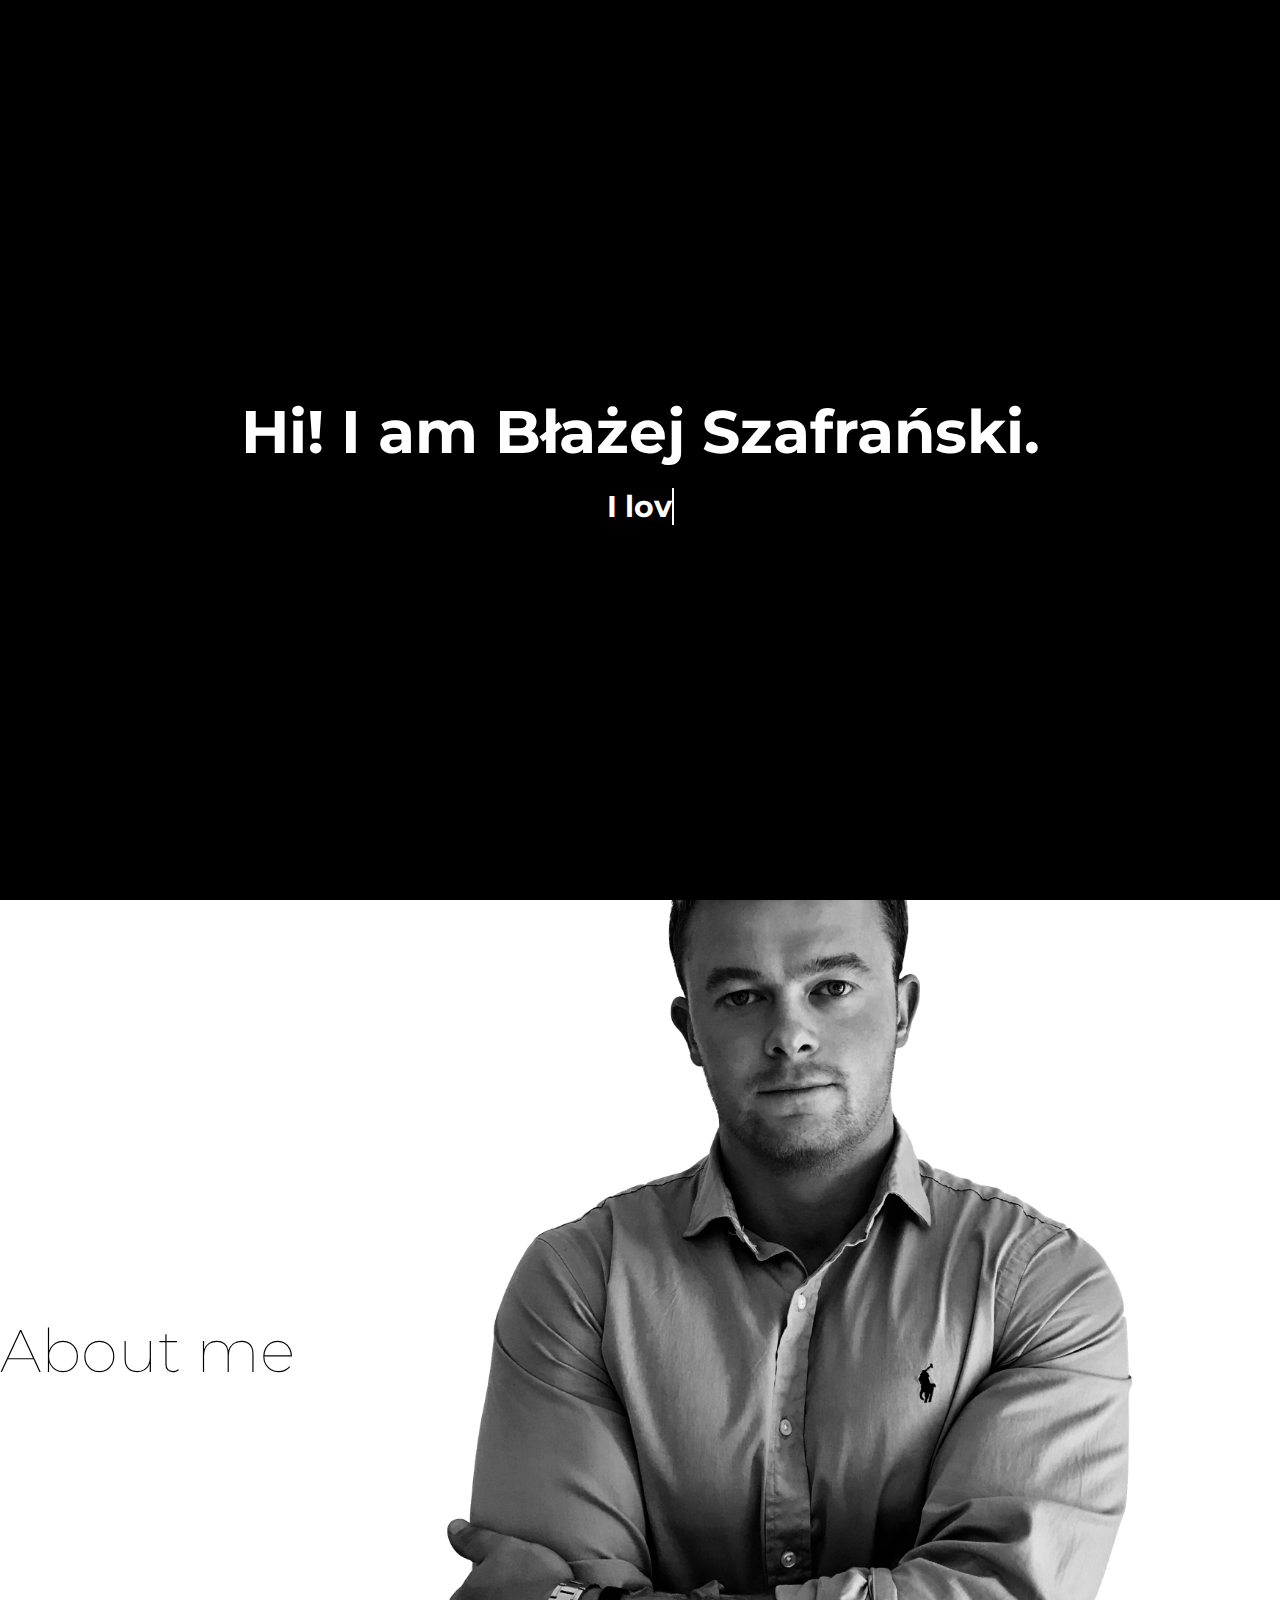
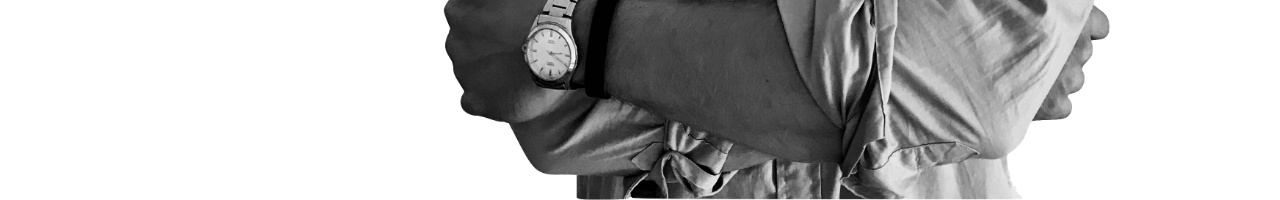
<file: src/index.html>
<!DOCTYPE html>
<html lang="en">
<head>
    <meta charset="UTF-8">
    <meta name="viewport" content="width=device-width, initial-scale=1.0">
    <meta http-equiv="X-UA-Compatible" content="ie=edge">
    <link rel="stylesheet" type="text/css" href="../css/portfolio.css"/>
    <title>szafranski</title>
</head>
<body>
    <section class="wrapper background-black">

        <div class="my-info">
            <h1>Hi! I am Błażej Szafrański.</h1>
            <h2>
                <a href="" class="typewrite" data-period="2000" data-type='["I love to Develop.", "I love Design.", "I love to Analyse." ]'>
                  <span class="wrap"></span>
                </a>
              </h2>
        </div>

 
       

    </section>
    <section class="wrapper background-white">
        <div>
            <h1>About me</h1>
        </div>
        
        <div class="my-image"></div>
       

    </section>
    <script src="../js/typeMe.js"></script>
</body>
</html>
</file>
<file: css/portfolio.css>
@import url('https://fonts.googleapis.com/css2?family=Montserrat:wght@100;200;300&display=swap');

body {
    margin: 0;
    padding: 0;
    background: #000;
}

a {
    text-decoration: none;
    color: white;
}


.background-black {
    min-height: 100vh;
    background: #000;

}

.background-black.navigation {
    display: flex;
    flex-direction: column;
    
}

.background-black.navigation .nav {
    font-size: 20px;
    color:#fff; 
    text-decoration: none;
    font-family: 'Montserrat', sans-serif;
    display: flex;
    justify-content: space-between;
    position: absolute;
    bottom: 0px;
    width: 100vw;
    /* padding: 0 20px 0 20px; */
}

.background-black.navigation .nav h2{
   
    margin: 20px 40px 20px 40px;
    cursor: pointer;
}

.wrapper {
    display: flex;
    justify-content: center;
    align-items: center;
}

.my-info {
    text-align: center;
}

.background-black .my-info h2 a {
    font-size: 30px;
    color:#fff; 
    text-decoration: none;
    font-family: 'Montserrat', sans-serif;
    margin-top: 3px;
}

.my-info h1 {
    font-size: 60px;
    color:#fff; 
    text-decoration: none;
    font-family: 'Montserrat', sans-serif;
    margin-bottom: 10px;
}

.my-image {
    height: 100vh;
    background: url('../images/szafranski.PNG');
    width: 50%;
    background-position: center;
    background-size: 70%;
    background-repeat: no-repeat;
    background-position-y: bottom;
    
    
}

.background-white {
    font-size: 30px;
    color:#000; 
    background: #fff;

    font-family: 'Montserrat', sans-serif;
    min-height: 100vh;
    
    
}

.background-white h1 {
    font-weight: lighter;
}

.background-white .divided {
    display: flex;
   
}

.about-me {
    flex: 1;
    /* text-align: center; */
    padding-left: 40px; 
}

.about-me p {
    font-size: 25px;
    line-height: 1.5em;
    text-align: left;
   

}

.about-me .skills {
    display: flex;
    flex-wrap: wrap;
}

.skill {
    
    border: 1px solid black;
    padding: 4px 15px;
    border-radius: 20px;
    margin-right: 20px;
    color: white;
    background: black;
    font-size: 20px;
    margin-bottom: 30px;
    cursor: default;

}

.about-me h2 {
    
    text-align: left;
    

}

.my-image {
    flex: 1;
   
}

.background-black .projects h2 {
    font-size: 45px;
    color:#fff; 
    text-decoration: none;
    font-family: 'Montserrat', sans-serif;
    margin-top: 0px;
    text-align: center;
}

.projects {
    min-height: 100vh;
    padding-top: 70px;
    /* background: url("../images/szafranski.PNG"); */
}

.projects-container {
    display: flex;
    flex-direction: column;
    align-items: center;
    padding-bottom: 60px;
}

.project {
    width: 80%;
    height: 500px;
    /* border: 1px solid white; */
    margin-top: 50px;
    backdrop-filter: blur(20px);
    -webkit-backdrop-filter: blur(10px);
    background: rgba(255, 255, 255, 0.082);
    border-radius: 20px;
    display: flex;
    cursor: pointer;
    
}

.project:hover {
    box-shadow: 0px 0px 14px -2px rgb(255 255 255 / 75%);
}

.project .project-image1 {
    flex: 1;
    border-top-left-radius: 20px;
    border-bottom-left-radius: 20px;
    background: url("../images/Screen\ Shot\ 2021-04-21\ at\ 7.30.42\ PM.png");
    background-position: center;
    background-size: cover;
    
}

.project.project .project-image2 {
    flex: 1;
    border-top-left-radius: 20px;
    border-bottom-left-radius: 20px;
    background: url("../images/cookbook.png");
    background-position: center;
    background-size: cover;
    
}

.project.project .project-image3 {
    flex: 1;
    border-top-left-radius: 20px;
    border-bottom-left-radius: 20px;
    background: url("../images/simongame.png");
    background-position: center;
    background-size: cover;
    
}

.project.project .project-image4 {
    flex: 1;
    border-top-left-radius: 20px;
    border-bottom-left-radius: 20px;
    background: url("../images/meble.png");
    background-position: center;
    background-size: cover;
    
}

.project.project .project-image5 {
    flex: 1;
    border-top-left-radius: 20px;
    border-bottom-left-radius: 20px;
    background: url("../images/blog.png");
    background-position: center;
    background-size: cover;
    
}

.project.project .project-image6 {
    flex: 1;
    border-top-left-radius: 20px;
    border-bottom-left-radius: 20px;
    background: url("../images/oddamwdobrerece.png");
    background-position: right;
    background-size: cover;
    
}

.project.project .project-image7 {
    flex: 1;
    border-top-left-radius: 20px;
    border-bottom-left-radius: 20px;
    background: url("../images/fitme.png");
    background-position: top;
    background-size: cover;
    
}
.project .project-image:hover {
   
    
}

.project .project-description {
    flex: 1;
    display: flex;
    flex-direction: column;
  
}

.project .project-description h1{
    font-size: 30px;
    color:#fff; 
    text-decoration: none;
    font-family: 'Montserrat', sans-serif;
    margin-top: 70px;
    text-align: center;
}
.project .project-description p{
    font-size: 20px;
    color:#fff; 
    text-decoration: none;
    font-family: 'Montserrat', sans-serif;
   line-height: 2rem;
    margin: 30px;
   
}


@media (max-width: 600px) {
    .about-me .skills {
        display: flex;
        flex-wrap: wrap;
    }

    .about-me {
        padding-right: 20px;
    }

    .skill {
        margin-bottom: 10px;
    }

    .background-white .divided {
        display: flex;
        flex-direction: column;
       
    }

    .wrapper {
        flex-direction: column;
    }
    
    .my-image {
        height: 500px;
        flex: none;
        background-size: contain;
        width: 90%;
        margin-top: 40px;
    }

    .background-black.navigation .nav {
        font-size: 15px;
        color:#fff; 
        text-decoration: none;
        font-family: 'Montserrat', sans-serif;
        display: flex;
        justify-content: space-between;
        position: absolute;
        top: 0px;
        width: 100vw;
        /* padding: 0 20px 0 20px; */
    }
    
    .background-black.navigation .nav h2{
       
        margin: 10px 20px 10px 20px;
        cursor: pointer;
    }

    .background-black .my-info h2 a {
        font-size: 20px;
       
    }
    
    .my-info h1 {
        font-size: 40px;
        color:#fff; 
        text-decoration: none;
        font-family: 'Montserrat', sans-serif;
        margin-bottom: 10px;
    }

    .project {
        flex-direction: column;
        height: 80%;
        width: 91%;
        
    }
    .project .project-description {
        flex: none;
        font-size: 15px;
      
    }

    .project .project-description p{
        font-size: 15px;
        margin-left: 20px;
        margin-right: 20px;
      
      
    }

    .project.project .project-image {
        flex: none;
        height: 320px;
        background-size: cover;
        border-top-left-radius: 20px;
        border-top-right-radius: 20px;
        border-bottom-left-radius: 0;
    }
        

}

footer {
    text-align: center;
    padding: 30px 0;
    color: white;
    font-family: 'Montserrat', sans-serif;
}
</file>
